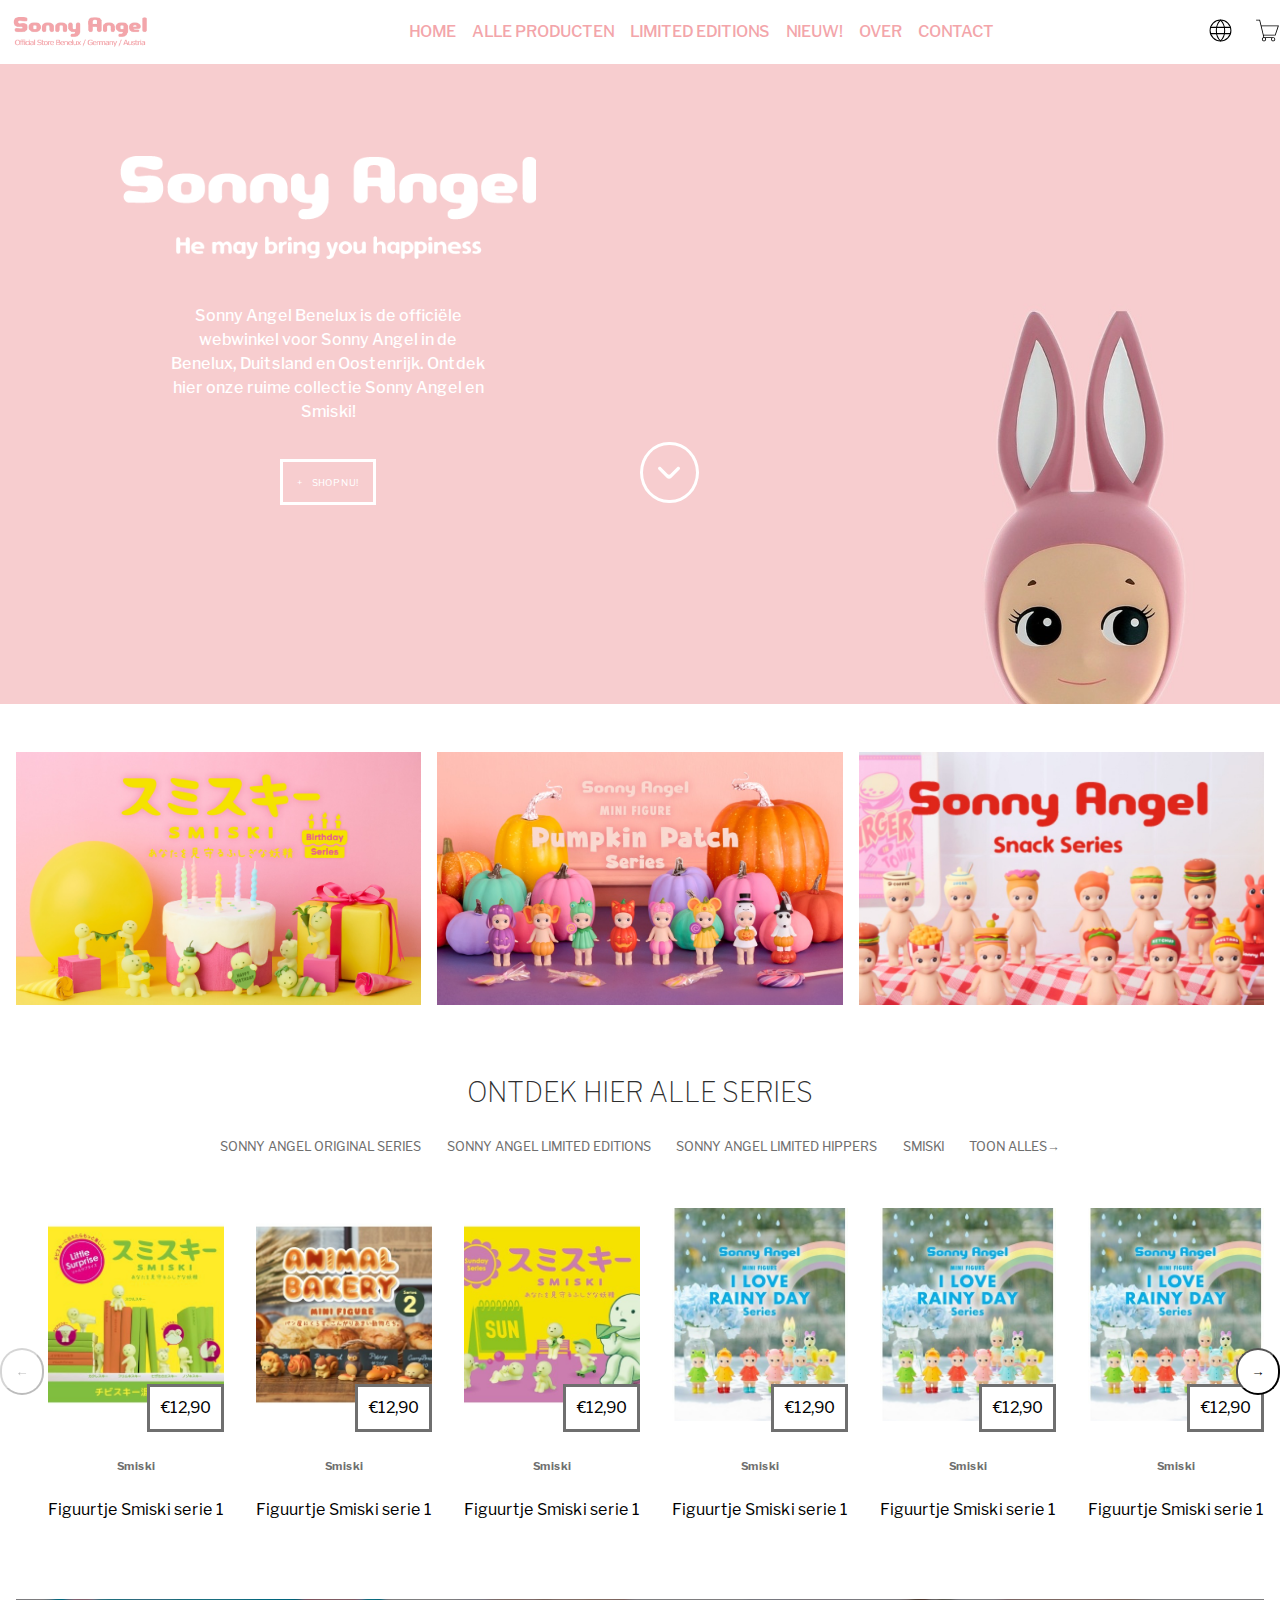
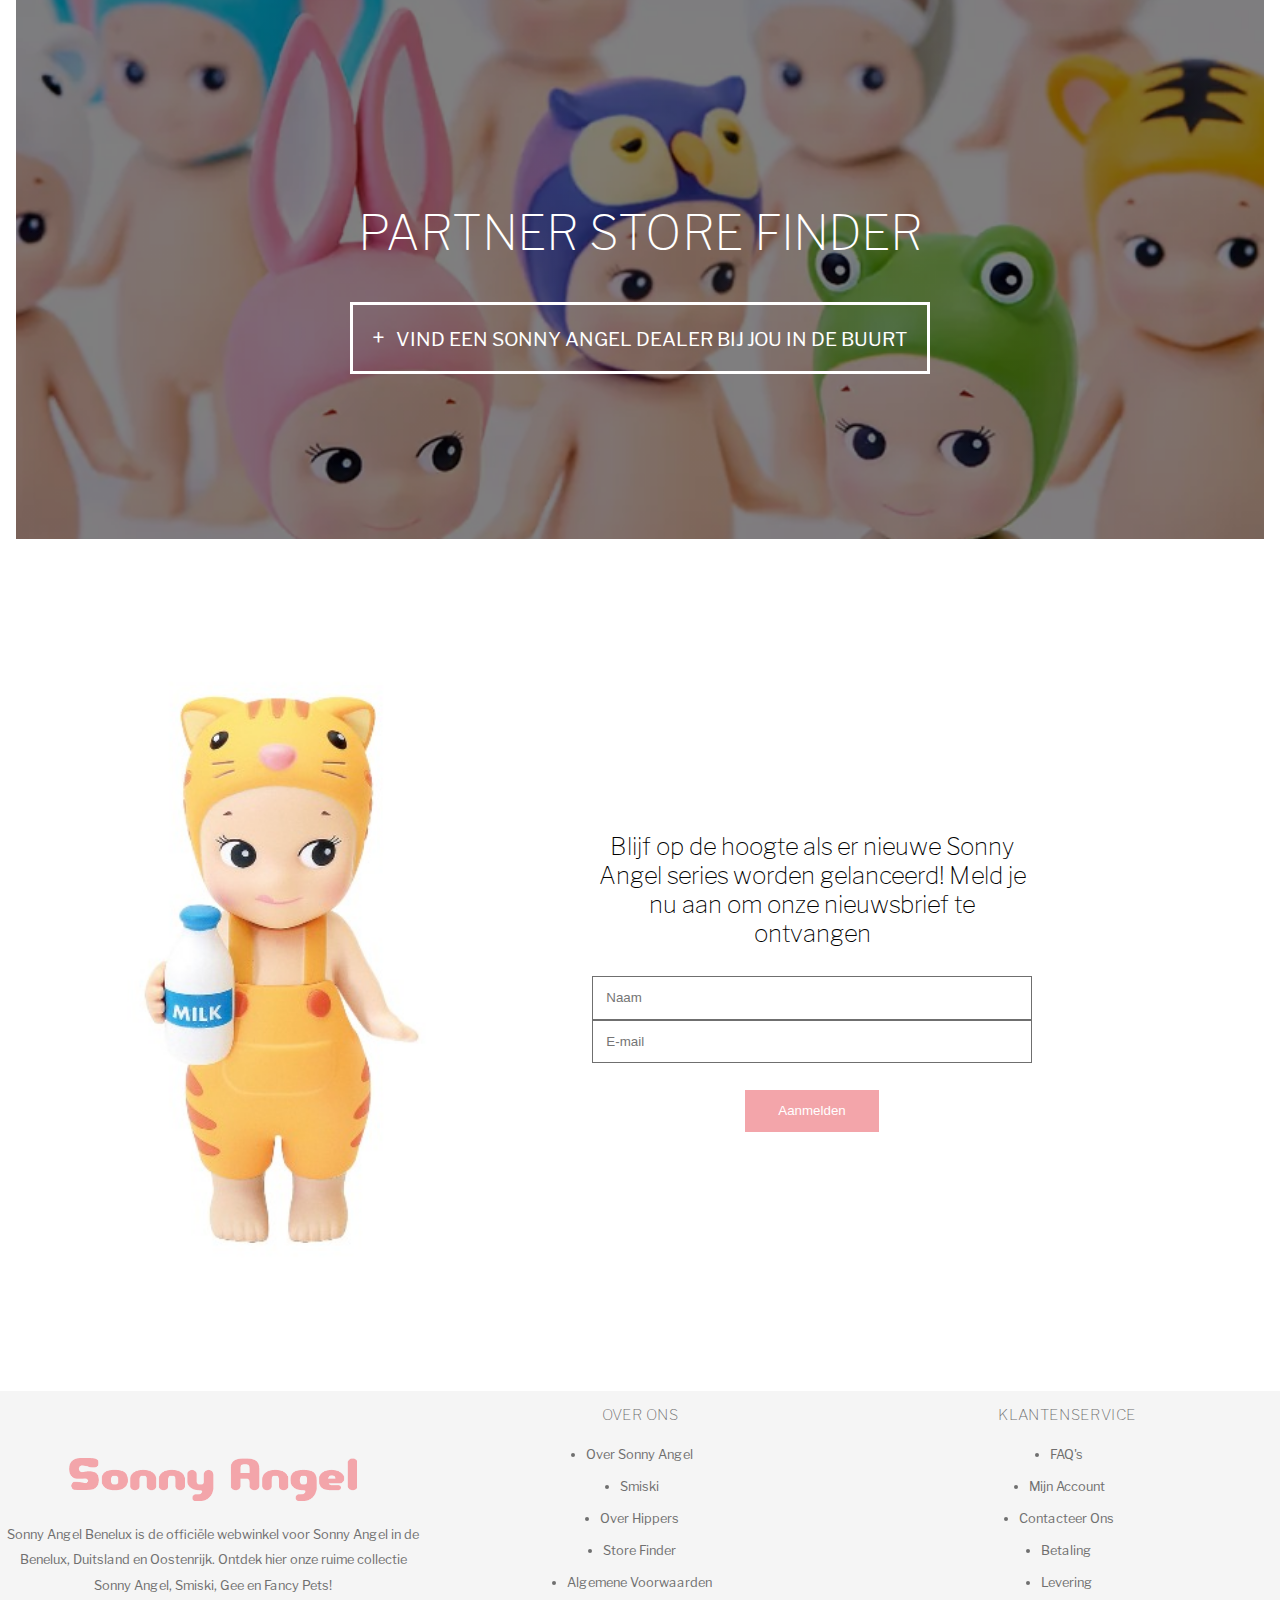
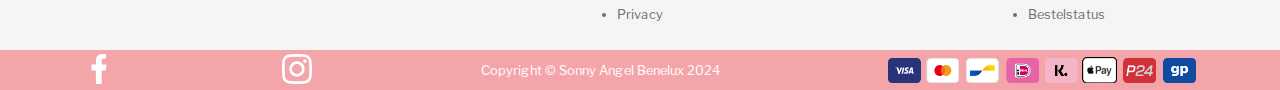
<file: index.html>
<!DOCTYPE html>
<html lang="nl">

<head>
	<meta charset="UTF-8">
	<meta name="author" content="Zhafira Nasseer">
	<meta name="viewport" content="width=device-width, initial-scale=1">

	<title>Sonny Angel Benelux</title>

	<link rel="stylesheet" href="styles/index.css">
	<link href="styles/style.css" rel="stylesheet">
	<link rel="icon" type="image/svg+xml" href="images/sonnyicon.ico">
</head>

<body>
	<header>
		<img src="images/logo.png" alt="Sonny Angel Benelux logo">

		<!-- hamburger menu van codepen opdracht -->
		<button>
			<svg width="30px" height="30px" viewBox="0 0 24 24" fill="none" xmlns="http://www.w3.org/2000/svg">
				<path fill-rule="evenodd" clip-rule="evenodd" d="M19.5 8.25H4.5V6.75H19.5V8.25Z" fill="#080341"/>
				<path fill-rule="evenodd" clip-rule="evenodd" d="M19.5 12.75H4.5V11.25H19.5V12.75Z" fill="#080341"/>
				<path fill-rule="evenodd" clip-rule="evenodd" d="M19.5 17.25H4.5V15.75H19.5V17.25Z" fill="#080341"/>
			</svg>
		</button>

		<nav>
			<button aria-hidden="true">sonny angel benelux</button>
			<ul>
				<li><a href="index.html">Home</a></li>
				<li><a href="">Alle Producten</a></li>
				<li><a href="">Limited Editions</a></li>
				<li><a href="">Nieuw!</a></li>
				<li><a href="">Over</a></li>
				<li><a href="">Contact</a></li>
			</ul>
		</nav>

		<!-- second nav: shopping cart en language -->
		<nav>
			<ul>
				<li><button><?xml version="1.0" encoding="utf-8"?><!-- Uploaded to: SVG Repo, www.svgrepo.com, Generator: SVG Repo Mixer Tools -->
					<svg width="25px" height="25px" viewBox="0 0 24 24" role="img" xmlns="http://www.w3.org/2000/svg" aria-labelledby="languageIconTitle" stroke="#000000" stroke-width="1" stroke-linecap="square" stroke-linejoin="miter" fill="none" color="#000000"> <title id="languageIconTitle">Language</title> <circle cx="12" cy="12" r="10"/> <path stroke-linecap="round" d="M12,22 C14.6666667,19.5757576 16,16.2424242 16,12 C16,7.75757576 14.6666667,4.42424242 12,2 C9.33333333,4.42424242 8,7.75757576 8,12 C8,16.2424242 9.33333333,19.5757576 12,22 Z"/> <path stroke-linecap="round" d="M2.5 9L21.5 9M2.5 15L21.5 15"/> </svg></button></li>
				<li>
					<a href="">
						<svg width="25px" height="25px" viewBox="0 0 32 32" version="1.1" xmlns="http://www.w3.org/2000/svg" xmlns:xlink="http://www.w3.org/1999/xlink">
							<g id="icomoon-ignore"></g>
							<path d="M30.622 9.602h-22.407l-1.809-7.464h-5.027v1.066h4.188l5.198 21.443c-1.108 0.323-1.923 1.334-1.923 2.547 0 1.472 1.193 2.666 2.666 2.666s2.666-1.194 2.666-2.666c0-0.603-0.208-1.153-0.545-1.599h7.487c-0.337 0.446-0.545 0.997-0.545 1.599 0 1.472 1.193 2.666 2.665 2.666s2.666-1.194 2.666-2.666c0-1.473-1.193-2.665-2.666-2.666v0h-11.403l-0.517-2.133h14.968l4.337-12.795zM13.107 27.196c0 0.882-0.717 1.599-1.599 1.599s-1.599-0.717-1.599-1.599c0-0.882 0.717-1.599 1.599-1.599s1.599 0.718 1.599 1.599zM24.836 27.196c0 0.882-0.718 1.599-1.6 1.599s-1.599-0.717-1.599-1.599c0-0.882 0.717-1.599 1.599-1.599 0.882 0 1.6 0.718 1.6 1.599zM11.058 21.331l-2.585-10.662h20.662l-3.615 10.662h-14.462z" fill="#000000">
							</path>
						</svg>
					</a>
				</li>
			</ul>
		</nav>
	</header>

	<main>
		<!-- section 1: landing -->
		<section>
			<h1><img src="images/title_logo.png" alt="Sonny Angels: he may bring you happiness"></h1>
			<p>Sonny Angel Benelux is de officiële webwinkel voor Sonny Angel in de Benelux, Duitsland en Oostenrijk.
				Ontdek hier onze ruime collectie Sonny Angel en Smiski!</p>

			<a href="">shop nu!</a>

			<a href="#series"><?xml version="1.0" encoding="utf-8"?><!-- Uploaded to: SVG Repo, www.svgrepo.com, Generator: SVG Repo Mixer Tools -->
				<svg width="40px" height="40px" viewBox="0 0 24 24" xmlns="http://www.w3.org/2000/svg">
					<path d="M5.70711 9.71069C5.31658 10.1012 5.31658 10.7344 5.70711 11.1249L10.5993 16.0123C11.3805 16.7927 12.6463 16.7924 13.4271 16.0117L18.3174 11.1213C18.708 10.7308 18.708 10.0976 18.3174 9.70708C17.9269 9.31655 17.2937 9.31655 16.9032 9.70708L12.7176 13.8927C12.3271 14.2833 11.6939 14.2832 11.3034 13.8927L7.12132 9.71069C6.7308 9.32016 6.09763 9.32016 5.70711 9.71069Z"/>
				</svg>
			</a>
		</section>

		<!-- section 2: nieuwe producten -->
		<section>
			<h2 class="visually-hidden">Nieuwe Producten</h2>
			<img src="images/smiski_birthday.jpg" alt="Smiski Birthday Serie">
			<img src="images/pumpkinpatch.jpg" alt="Sonny Angel Pumpkin Patch Series">
			<img src="images/snackserie.jpg" alt="Sonny Angel Snack Series">
		</section>

		<!-- section 3: alle series -->
		<section id="series">
			<h2>Ontdek hier alle series</h2>
			
			<ul>
				<li><a href="">Sonny angel original series</a></li>
				<li><a href="">Sonny angel limited editions</a></li>
				<li><a href="">Sonny angel limited hippers</a></li>
				<li><a href="">Smiski</a></li>
				<li><a href="">Toon alles</a></li>
			</ul>
			
			<!-- carousel -->
			<ul>
				<li>
					<h3>Smiski</h3>
					<img src="images/smiski1_carousel.jpg" alt="Smiski">
					<p>Figuurtje Smiski serie 1</p>
					<p>€12,90</p>
				</li>

				<li>
					<h3>Smiski</h3>
					<img src="images/animalbakery_carousel.jpg" alt="Smiski">
					<p>Figuurtje Smiski serie 1</p>
					<p>€12,90</p>
				</li>

				<li>
					<h3>Smiski</h3>
					<img src="images/smiskisunday_carousel.jpg" alt="Smiski">
					<p>Figuurtje Smiski serie 1</p>
					<p>€12,90</p>
				</li>

				<li>
					<h3>Smiski</h3>
					<img src="images/rainyday_carousel.jpg" alt="Smiski">
					<p>Figuurtje Smiski serie 1</p>
					<p>€12,90</p>
				</li>

				<li>
					<h3>Smiski</h3>
					<img src="images/rainyday_carousel.jpg" alt="Smiski">
					<p>Figuurtje Smiski serie 1</p>
					<p>€12,90</p>
				</li>

				<li>
					<h3>Smiski</h3>
					<img src="images/rainyday_carousel.jpg" alt="Smiski">
					<p>Figuurtje Smiski serie 1</p>
					<p>€12,90</p>
				</li>

				<li>
					<h3>Smiski</h3>
					<img src="images/rainyday_carousel.jpg" alt="Smiski">
					<p>Figuurtje Smiski serie 1</p>
					<p>€12,90</p>
				</li>
			</ul>
		</section>

		<!-- section 4: store finder -->
		<section>
			<h2>Partner store finder</h2>
			<a href="">Vind een sonny angel dealer bij jou in de buurt</a>
		</section>

		<!-- section 5: contactformulier -->
		<section>
			<h2>Blijf op de hoogte als er nieuwe Sonny Angel series worden gelanceerd!
				Meld je nu aan om onze nieuwsbrief te ontvangen</h2>

			<form>
				<label>
					Naam
					<input type="text" placeholder="Naam">
				</label>

				<label>
					E-mail
					<input type="email" placeholder="E-mail">
				</label>

				<label>
					Aanmelden
					<input type="submit" value="Aanmelden">
				</label>
			</form>
		</section>
	</main>

	<footer>
		<section>
			<h2><img src="images/footer_logo.png" alt="Sonny Angels"></h2>
			<p>Sonny Angel Benelux is de officiële webwinkel voor Sonny Angel in de Benelux, Duitsland en Oostenrijk. Ontdek
				hier onze ruime collectie Sonny Angel, Smiski, Gee en Fancy Pets!</p>
		</section>

		<nav>
			<h3>Over ons</h3>
			<ul>
				<li><a href="">Over Sonny Angel</a></li>
				<li><a href="">Smiski</a></li>
				<li><a href="">Over Hippers</a></li>
				<li><a href="">Store Finder</a></li>
				<li><a href="">Algemene Voorwaarden</a></li>
				<li><a href="">Privacy</a></li>
			</ul>
		</nav>

		<nav>
			<h3>Klantenservice</h3>
			<ul>
				<li><a href="">FAQ's</a></li>
				<li><a href="">Mijn Account</a></li>
				<li><a href="">Contacteer Ons</a></li>
				<li><a href="">Betaling</a></li>
				<li><a href="">Levering</a></li>
				<li><a href="">Bestelstatus</a></li>
			</ul>
		</nav>

		<section>
			<a href="">
				<svg width="30px" height="30px" viewBox="-5 0 20 20" version="1.1" xmlns="http://www.w3.org/2000/svg" xmlns:xlink="http://www.w3.org/1999/xlink">
    
					<title>facebook [#176]</title>
					<desc>Created with Sketch.</desc>
					<defs></defs>
					<g id="Page-1" stroke="none" stroke-width="1" fill-rule="evenodd">
						<g id="Dribbble-Light-Preview" transform="translate(-385.000000, -7399.000000)">
							<g id="icons" transform="translate(56.000000, 160.000000)">
								<path d="M335.821282,7259 L335.821282,7250 L338.553693,7250 L339,7246 L335.821282,7246 L335.821282,7244.052 C335.821282,7243.022 335.847593,7242 337.286884,7242 L338.744689,7242 L338.744689,7239.14 C338.744689,7239.097 337.492497,7239 336.225687,7239 C333.580004,7239 331.923407,7240.657 331.923407,7243.7 L331.923407,7246 L329,7246 L329,7250 L331.923407,7250 L331.923407,7259 L335.821282,7259 Z" id="facebook-[#176]"></path>
							</g>
						</g>
					</g>
				</svg>
			</a>

			<a href="">
				<svg width="30px" height="30px" viewBox="0 0 20 20" version="1.1" xmlns="http://www.w3.org/2000/svg" xmlns:xlink="http://www.w3.org/1999/xlink">
    
					<title>instagram [#167]</title>
					<desc>Created with Sketch.</desc>
					<defs></defs>
					<g id="Page-1" stroke="none" stroke-width="1" fill-rule="evenodd">
						<g id="Dribbble-Light-Preview" transform="translate(-340.000000, -7439.000000)">
							<g id="icons" transform="translate(56.000000, 160.000000)">
								<path d="M289.869652,7279.12273 C288.241769,7279.19618 286.830805,7279.5942 285.691486,7280.72871 C284.548187,7281.86918 284.155147,7283.28558 284.081514,7284.89653 C284.035742,7285.90201 283.768077,7293.49818 284.544207,7295.49028 C285.067597,7296.83422 286.098457,7297.86749 287.454694,7298.39256 C288.087538,7298.63872 288.809936,7298.80547 289.869652,7298.85411 C298.730467,7299.25511 302.015089,7299.03674 303.400182,7295.49028 C303.645956,7294.859 303.815113,7294.1374 303.86188,7293.08031 C304.26686,7284.19677 303.796207,7282.27117 302.251908,7280.72871 C301.027016,7279.50685 299.5862,7278.67508 289.869652,7279.12273 M289.951245,7297.06748 C288.981083,7297.0238 288.454707,7296.86201 288.103459,7296.72603 C287.219865,7296.3826 286.556174,7295.72155 286.214876,7294.84312 C285.623823,7293.32944 285.819846,7286.14023 285.872583,7284.97693 C285.924325,7283.83745 286.155174,7282.79624 286.959165,7281.99226 C287.954203,7280.99968 289.239792,7280.51332 297.993144,7280.90837 C299.135448,7280.95998 300.179243,7281.19026 300.985224,7281.99226 C301.980262,7282.98483 302.473801,7284.28014 302.071806,7292.99991 C302.028024,7293.96767 301.865833,7294.49274 301.729513,7294.84312 C300.829003,7297.15085 298.757333,7297.47145 289.951245,7297.06748 M298.089663,7283.68956 C298.089663,7284.34665 298.623998,7284.88065 299.283709,7284.88065 C299.943419,7284.88065 300.47875,7284.34665 300.47875,7283.68956 C300.47875,7283.03248 299.943419,7282.49847 299.283709,7282.49847 C298.623998,7282.49847 298.089663,7283.03248 298.089663,7283.68956 M288.862673,7288.98792 C288.862673,7291.80286 291.150266,7294.08479 293.972194,7294.08479 C296.794123,7294.08479 299.081716,7291.80286 299.081716,7288.98792 C299.081716,7286.17298 296.794123,7283.89205 293.972194,7283.89205 C291.150266,7283.89205 288.862673,7286.17298 288.862673,7288.98792 M290.655732,7288.98792 C290.655732,7287.16159 292.140329,7285.67967 293.972194,7285.67967 C295.80406,7285.67967 297.288657,7287.16159 297.288657,7288.98792 C297.288657,7290.81525 295.80406,7292.29716 293.972194,7292.29716 C292.140329,7292.29716 290.655732,7290.81525 290.655732,7288.98792" id="instagram-[#167]"></path>
							</g>
						</g>
					</g>
				</svg>
			</a>

			<p>Copyright © Sonny Angel Benelux 2024</p>
			<img src="images/footer_payments.png" alt="">
		</section>
	</footer>

	<script defer src="scripts/script.js"></script>
</body>

</html>
</file>
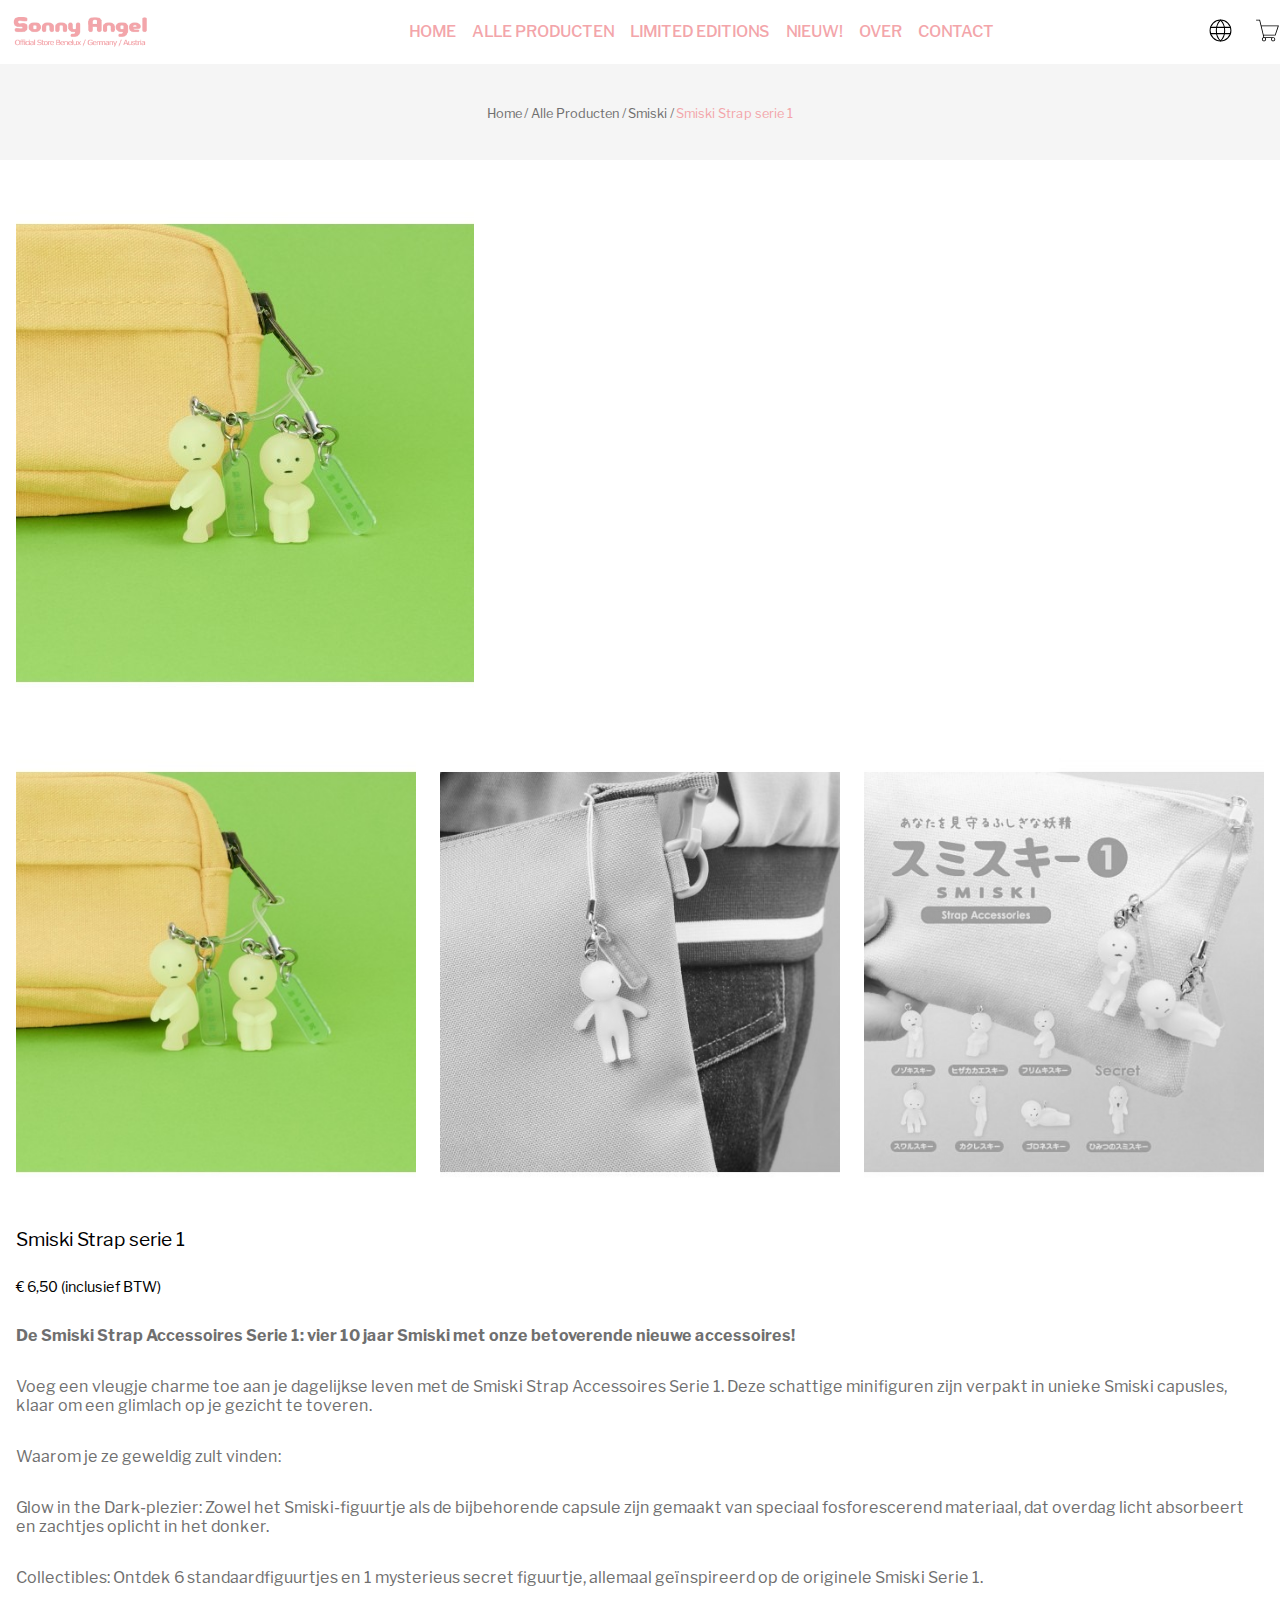
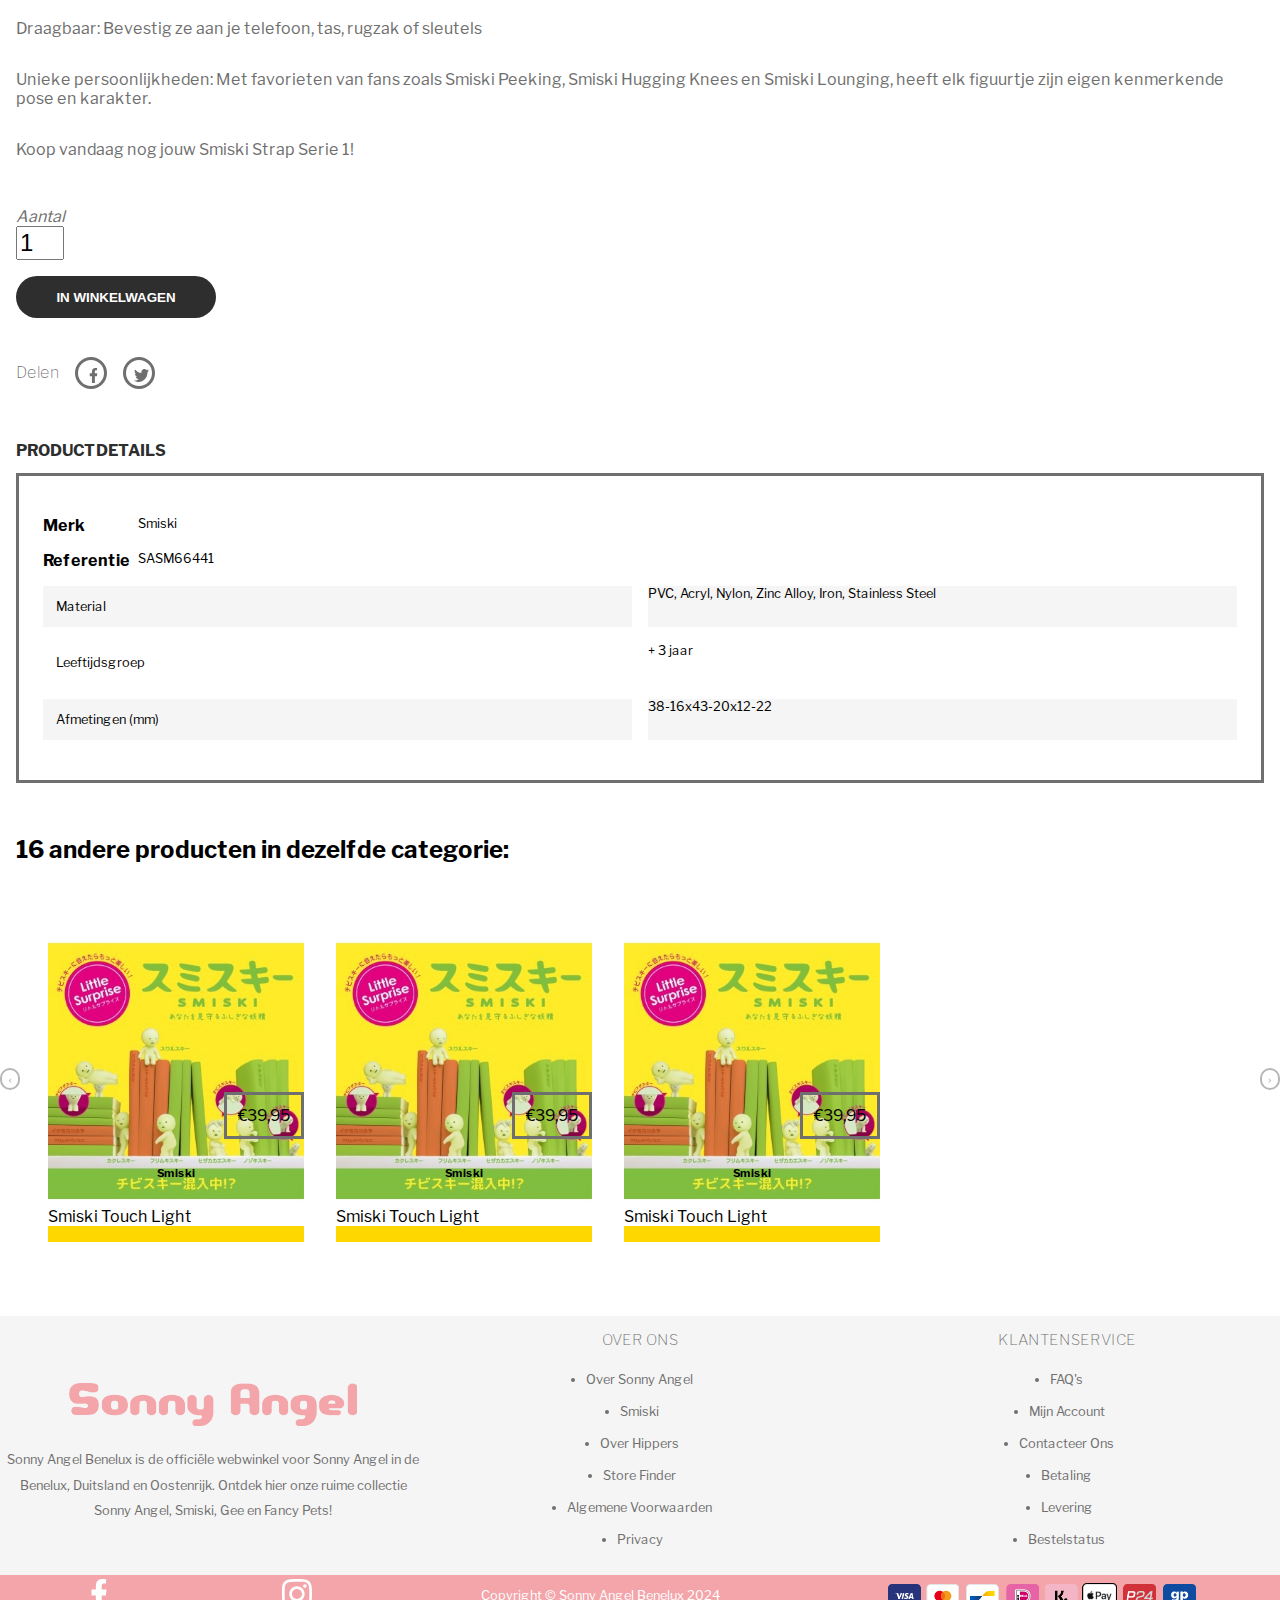
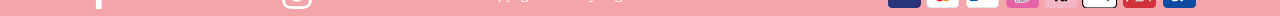
<file: detailpagina.html>
<!DOCTYPE html>
<html lang="nl">

<head>
	<meta charset="UTF-8" />
	<meta name="author" content="Zhafira Nasseer" />
	<meta name="viewport" content="width=device-width, initial-scale=1" />

	<title>Sonny Angel Benelux - Smiski</title>

	<link rel="stylesheet" href="styles/detail.css" />
	<link href="styles/style.css" rel="stylesheet" />
	<link rel="icon" type="image/svg+xml" href="images/sonnyicon.ico" />
</head>

<body>
	<header>
		<img src="images/logo.png" alt="Sonny Angel Benelux logo" />

		<!-- hamburger menu van codepen opdracht -->
		<button>
			<svg width="30px" height="30px" viewBox="0 0 24 24" fill="none" xmlns="http://www.w3.org/2000/svg">
				<path fill-rule="evenodd" clip-rule="evenodd" d="M19.5 8.25H4.5V6.75H19.5V8.25Z" fill="#080341" />
				<path fill-rule="evenodd" clip-rule="evenodd" d="M19.5 12.75H4.5V11.25H19.5V12.75Z" fill="#080341" />
				<path fill-rule="evenodd" clip-rule="evenodd" d="M19.5 17.25H4.5V15.75H19.5V17.25Z" fill="#080341" />
			</svg>
		</button>

		<nav>
			<button aria-hidden="true">sonny angel benelux</button>
			<ul>
				<li><a href="index.html">Home</a></li>
				<li><a href="">Alle Producten</a></li>
				<li><a href="">Limited Editions</a></li>
				<li><a href="">Nieuw!</a></li>
				<li><a href="">Over</a></li>
				<li><a href="">Contact</a></li>
			</ul>
		</nav>

		<!-- second nav: shopping cart en language -->
		<nav>
			<ul>
				<li>
					<button>
						<?xml version="1.0" encoding="utf-8"?><!-- Uploaded to: SVG Repo, www.svgrepo.com, Generator: SVG Repo Mixer Tools -->
						<svg width="25px" height="25px" viewBox="0 0 24 24" role="img"
							xmlns="http://www.w3.org/2000/svg" aria-labelledby="languageIconTitle" stroke="#000000"
							stroke-width="1" stroke-linecap="square" stroke-linejoin="miter" fill="none"
							color="#000000">
							<title id="languageIconTitle">Language</title>
							<circle cx="12" cy="12" r="10" />
							<path stroke-linecap="round"
								d="M12,22 C14.6666667,19.5757576 16,16.2424242 16,12 C16,7.75757576 14.6666667,4.42424242 12,2 C9.33333333,4.42424242 8,7.75757576 8,12 C8,16.2424242 9.33333333,19.5757576 12,22 Z" />
							<path stroke-linecap="round" d="M2.5 9L21.5 9M2.5 15L21.5 15" />
						</svg>
					</button>
				</li>
				<li>
					<a href="">
						<svg width="25px" height="25px" viewBox="0 0 32 32" version="1.1"
							xmlns="http://www.w3.org/2000/svg" xmlns:xlink="http://www.w3.org/1999/xlink">
							<g id="icomoon-ignore"></g>
							<path
								d="M30.622 9.602h-22.407l-1.809-7.464h-5.027v1.066h4.188l5.198 21.443c-1.108 0.323-1.923 1.334-1.923 2.547 0 1.472 1.193 2.666 2.666 2.666s2.666-1.194 2.666-2.666c0-0.603-0.208-1.153-0.545-1.599h7.487c-0.337 0.446-0.545 0.997-0.545 1.599 0 1.472 1.193 2.666 2.665 2.666s2.666-1.194 2.666-2.666c0-1.473-1.193-2.665-2.666-2.666v0h-11.403l-0.517-2.133h14.968l4.337-12.795zM13.107 27.196c0 0.882-0.717 1.599-1.599 1.599s-1.599-0.717-1.599-1.599c0-0.882 0.717-1.599 1.599-1.599s1.599 0.718 1.599 1.599zM24.836 27.196c0 0.882-0.718 1.599-1.6 1.599s-1.599-0.717-1.599-1.599c0-0.882 0.717-1.599 1.599-1.599 0.882 0 1.6 0.718 1.6 1.599zM11.058 21.331l-2.585-10.662h20.662l-3.615 10.662h-14.462z"
								fill="#000000"></path>
						</svg>
					</a>
				</li>
			</ul>
		</nav>
	</header>

	<main>
		<!-- breadcrumbs -->
		<nav>
			<ul>
				<li><a href="/index.html">Home</a></li>
				<li><a href="">Alle Producten</a></li>
				<li><a href="">Smiski</a></li>
				<li><a href="">Smiski Strap serie 1</a></li>
			</ul>
		</nav>

		<!-- section 1 -->
		<section>
			<!-- section 1-1: product description -->
			<section>
				<h1>Smiski Strap serie 1</h1>
				<p>€ 6,50 (inclusief BTW)</p>

				<p>
				De Smiski Strap Accessoires Serie 1: vier 10 jaar Smiski met onze
				betoverende nieuwe accessoires!
				</p>

				<p>
				Voeg een vleugje charme toe aan je dagelijkse leven met de Smiski
				Strap Accessoires Serie 1. Deze schattige minifiguren zijn verpakt in
				unieke Smiski capusles, klaar om een glimlach op je gezicht te
				toveren.
				</p>

				<p>Waarom je ze geweldig zult vinden:</p>
				<p>
				Glow in the Dark-plezier: Zowel het Smiski-figuurtje als de
				bijbehorende capsule zijn gemaakt van speciaal fosforescerend
				materiaal, dat overdag licht absorbeert en zachtjes oplicht in het
				donker.
				</p>
				<p>
				Collectibles: Ontdek 6 standaardfiguurtjes en 1 mysterieus secret
				figuurtje, allemaal geïnspireerd op de originele Smiski Serie 1.
				</p>
				<p>Draagbaar: Bevestig ze aan je telefoon, tas, rugzak of sleutels</p>
				<p>
				Unieke persoonlijkheden: Met favorieten van fans zoals Smiski Peeking,
				Smiski Hugging Knees en Smiski Lounging, heeft elk figuurtje zijn
				eigen kenmerkende pose en karakter.
				</p>

				<p>Koop vandaag nog jouw Smiski Strap Serie 1!</p>
			</section>

			<!-- section 1-2: productviewer -->
			<!-- code van codepen opdracht -->
			<section>
				<h2 class="visually-hidden">productviewer</h2>
				<ul>
					<li id="smiski1"><img src="images/smiski-productviewer-1.jpg" alt=""></li>
					<li id="smiski2"><img src="images/smiski-productviewer-2.jpg" alt=""></li>
					<li id="smiski3"><img src="images/smiski-productviewer-3.jpg" alt=""></li>
				</ul>

				<nav>
					<a href="#smiski1"><img src="images/smiski-productviewer-1.jpg" alt=""></a>
					<a href="#smiski2"><img src="images/smiski-productviewer-2.jpg" alt=""></a>
					<a href="#smiski3"><img src="images/smiski-productviewer-3.jpg" alt=""></a>
				</nav>
			</section>
		</section>

		<!-- section 2: form aantal en cart-->
		<section>
			<h2 class="visually-hidden">Aantal producten en toevoegen aan winkelwagen</h2>
			<form>
				<label>
					Aantal
					<input type="number" min="1" value="1"/>
				</label>

				<button type="submit">In winkelwagen</button>
			</form>
		</section>

		<!-- section 3: delen button -->
		<section>
			<h2>Delen</h2>
			<ul>
				<li>
					<a href="">
					<svg width="15px" height="15px" viewBox="-5 0 20 20" version="1.1" xmlns="http://www.w3.org/2000/svg" xmlns:xlink="http://www.w3.org/1999/xlink">
    
						<title>facebook [#176]</title>
						<desc>Created with Sketch.</desc>
						<defs></defs>
						<g id="Page-1" stroke="none" stroke-width="1" fill-rule="evenodd">
							<g id="Dribbble-Light-Preview" transform="translate(-385.000000, -7399.000000)">
								<g id="icons" transform="translate(56.000000, 160.000000)">
									<path d="M335.821282,7259 L335.821282,7250 L338.553693,7250 L339,7246 L335.821282,7246 L335.821282,7244.052 C335.821282,7243.022 335.847593,7242 337.286884,7242 L338.744689,7242 L338.744689,7239.14 C338.744689,7239.097 337.492497,7239 336.225687,7239 C333.580004,7239 331.923407,7240.657 331.923407,7243.7 L331.923407,7246 L329,7246 L329,7250 L331.923407,7250 L331.923407,7259 L335.821282,7259 Z" id="facebook-[#176]"></path>
								</g>
							</g>
						</g>
					</svg>	
					</a>
				</li>

				<li>
					<a href="">
						<svg fill="#000000" width="15px" height="15px" viewBox="0 0 1920 1920" xmlns="http://www.w3.org/2000/svg">
							<path d="M1920 311.856c-70.701 33.769-146.598 56.47-226.221 66.86 81.317-52.517 143.774-135.529 173.252-234.691-76.236 48.678-160.716 84.028-250.391 103.002-71.718-82.56-174.268-134.06-287.435-134.06-217.75 0-394.165 189.966-394.165 424.206 0 33.318 3.614 65.619 10.165 96.678C617.9 616.119 327.304 447.385 133.045 190.67c-33.77 62.57-53.309 135.53-53.309 213.233 0 147.162 91.031 276.818 196.744 353.054-64.602-2.26-157.101-21.46-157.101-53.309v5.648c0 205.327 114.41 376.658 294.55 415.849-32.978 9.487-78.38 14.795-114.409 14.795-25.412 0-55.454-2.71-79.624-7.793 50.26 168.509 193.13 291.163 365.478 294.777-134.852 113.506-306.07 181.383-490.616 181.383-31.85 0-64.038-2.033-94.758-5.873 174.494 120.17 381.176 190.532 603.67 190.532 724.97 0 1121.055-646.136 1121.055-1206.55 0-18.41-.452-36.932-1.356-55.116 77.026-59.746 143.887-134.4 196.631-219.444" fill-rule="evenodd"/>
						</svg>
					</a>
				</li>
			</ul>
		</section>
		

		<!-- section 4: productdetails -->
		<section>
			<h2>Productdetails</h2>

			<div>
				<dl>
					<dt>Merk</dt>
					<dd>Smiski</dd>

					<dt>Referentie</dt>
					<dd>SASM66441</dd>
				</dl>

				<dl>
					<dt>Material</dt>
					<dd>PVC, Acryl, Nylon, Zinc Alloy, Iron, Stainless Steel</dd>
	
					<dt>Leeftijdsgroep</dt>
					<dd>+ 3 jaar</dd>
	
					<dt>Afmetingen (mm)</dt>
					<dd>38-16x43-20x12-22</dd>
				</dl>	
			</div>
		</section>

		<!-- section 5: carousel -->
		<section>
			<h2>16 andere producten in dezelfde categorie:</h2>

			<ul>
				<li>
					<h3>Smiski</h3>
					<img src="images/smiski1_carousel.jpg" alt="">
					<button>cart</button>
					<button>zoek</button>
					<button>link</button>
					<p>Smiski Touch Light</p>
					<p>€39,95</p>
				</li>

				<li>
					<h3>Smiski</h3>
					<img src="images/smiski1_carousel.jpg" alt="">
					<button>cart</button>
					<button>zoek</button>
					<button>link</button>
					<p>Smiski Touch Light</p>
					<p>€39,95</p>
				</li>

				<li>
					<h3>Smiski</h3>
					<img src="images/smiski1_carousel.jpg" alt="">
					<button>cart</button>
					<button>zoek</button>
					<button>link</button>
					<p>Smiski Touch Light</p>
					<p>€39,95</p>
				</li>
			</ul>
		</section>
	</main>

	<footer>
		<section>
			<h2><img src="images/footer_logo.png" alt="Sonny Angels"></h2>
			<p>Sonny Angel Benelux is de officiële webwinkel voor Sonny Angel in de Benelux, Duitsland en Oostenrijk. Ontdek
				hier onze ruime collectie Sonny Angel, Smiski, Gee en Fancy Pets!</p>
		</section>

		<nav>
			<h3>Over ons</h3>
			<ul>
				<li><a href="">Over Sonny Angel</a></li>
				<li><a href="">Smiski</a></li>
				<li><a href="">Over Hippers</a></li>
				<li><a href="">Store Finder</a></li>
				<li><a href="">Algemene Voorwaarden</a></li>
				<li><a href="">Privacy</a></li>
			</ul>
		</nav>

		<nav>
			<h3>Klantenservice</h3>
			<ul>
				<li><a href="">FAQ's</a></li>
				<li><a href="">Mijn Account</a></li>
				<li><a href="">Contacteer Ons</a></li>
				<li><a href="">Betaling</a></li>
				<li><a href="">Levering</a></li>
				<li><a href="">Bestelstatus</a></li>
			</ul>
		</nav>

		<section>
			<a href="">
				<svg width="30px" height="30px" viewBox="-5 0 20 20" version="1.1" xmlns="http://www.w3.org/2000/svg" xmlns:xlink="http://www.w3.org/1999/xlink">
    
					<title>facebook [#176]</title>
					<desc>Created with Sketch.</desc>
					<defs></defs>
					<g id="Page-1" stroke="none" stroke-width="1" fill-rule="evenodd">
						<g id="Dribbble-Light-Preview" transform="translate(-385.000000, -7399.000000)">
							<g id="icons" transform="translate(56.000000, 160.000000)">
								<path d="M335.821282,7259 L335.821282,7250 L338.553693,7250 L339,7246 L335.821282,7246 L335.821282,7244.052 C335.821282,7243.022 335.847593,7242 337.286884,7242 L338.744689,7242 L338.744689,7239.14 C338.744689,7239.097 337.492497,7239 336.225687,7239 C333.580004,7239 331.923407,7240.657 331.923407,7243.7 L331.923407,7246 L329,7246 L329,7250 L331.923407,7250 L331.923407,7259 L335.821282,7259 Z" id="facebook-[#176]"></path>
							</g>
						</g>
					</g>
				</svg>
			</a>

			<a href="">
				<svg width="30px" height="30px" viewBox="0 0 20 20" version="1.1" xmlns="http://www.w3.org/2000/svg" xmlns:xlink="http://www.w3.org/1999/xlink">
    
					<title>instagram [#167]</title>
					<desc>Created with Sketch.</desc>
					<defs></defs>
					<g id="Page-1" stroke="none" stroke-width="1" fill-rule="evenodd">
						<g id="Dribbble-Light-Preview" transform="translate(-340.000000, -7439.000000)">
							<g id="icons" transform="translate(56.000000, 160.000000)">
								<path d="M289.869652,7279.12273 C288.241769,7279.19618 286.830805,7279.5942 285.691486,7280.72871 C284.548187,7281.86918 284.155147,7283.28558 284.081514,7284.89653 C284.035742,7285.90201 283.768077,7293.49818 284.544207,7295.49028 C285.067597,7296.83422 286.098457,7297.86749 287.454694,7298.39256 C288.087538,7298.63872 288.809936,7298.80547 289.869652,7298.85411 C298.730467,7299.25511 302.015089,7299.03674 303.400182,7295.49028 C303.645956,7294.859 303.815113,7294.1374 303.86188,7293.08031 C304.26686,7284.19677 303.796207,7282.27117 302.251908,7280.72871 C301.027016,7279.50685 299.5862,7278.67508 289.869652,7279.12273 M289.951245,7297.06748 C288.981083,7297.0238 288.454707,7296.86201 288.103459,7296.72603 C287.219865,7296.3826 286.556174,7295.72155 286.214876,7294.84312 C285.623823,7293.32944 285.819846,7286.14023 285.872583,7284.97693 C285.924325,7283.83745 286.155174,7282.79624 286.959165,7281.99226 C287.954203,7280.99968 289.239792,7280.51332 297.993144,7280.90837 C299.135448,7280.95998 300.179243,7281.19026 300.985224,7281.99226 C301.980262,7282.98483 302.473801,7284.28014 302.071806,7292.99991 C302.028024,7293.96767 301.865833,7294.49274 301.729513,7294.84312 C300.829003,7297.15085 298.757333,7297.47145 289.951245,7297.06748 M298.089663,7283.68956 C298.089663,7284.34665 298.623998,7284.88065 299.283709,7284.88065 C299.943419,7284.88065 300.47875,7284.34665 300.47875,7283.68956 C300.47875,7283.03248 299.943419,7282.49847 299.283709,7282.49847 C298.623998,7282.49847 298.089663,7283.03248 298.089663,7283.68956 M288.862673,7288.98792 C288.862673,7291.80286 291.150266,7294.08479 293.972194,7294.08479 C296.794123,7294.08479 299.081716,7291.80286 299.081716,7288.98792 C299.081716,7286.17298 296.794123,7283.89205 293.972194,7283.89205 C291.150266,7283.89205 288.862673,7286.17298 288.862673,7288.98792 M290.655732,7288.98792 C290.655732,7287.16159 292.140329,7285.67967 293.972194,7285.67967 C295.80406,7285.67967 297.288657,7287.16159 297.288657,7288.98792 C297.288657,7290.81525 295.80406,7292.29716 293.972194,7292.29716 C292.140329,7292.29716 290.655732,7290.81525 290.655732,7288.98792" id="instagram-[#167]"></path>
							</g>
						</g>
					</g>
				</svg>
			</a>

			<p>Copyright © Sonny Angel Benelux 2024</p>
			<img src="images/footer_payments.png" alt="">
		</section>
	</footer>

	<script defer src="scripts/script.js"></script>
</body>

</html>
</file>
<file: styles/index.css>
/*********************/
/* CUSTOM PROPERTIES */
/*********************/

:root {
	--color-text: #6f6f6f;
	--color-header: #2e2e2e;
	--color-background: #ffffff;
	--second-color-background: white; 
	--color-accent: #f3a5aa;
	--second-color-accent: #f7cdcf;
}

h2{
	font-family: "Sonny";
	font-weight: 100;
}

p, a{
	font-family: "Sonny";
}

/* Section 1 */
main section:nth-child(1){
    background-color: var(--second-color-accent);

	display: flex;
	flex-direction: column;
	justify-content: center;
	align-items: center;
	
	color: var(--color-background);

	height: 40em;
}

main section:nth-child(1) h1 img{
	width: 9em;
	height: auto;
}

main section:nth-child(1) p{
	font-weight: 500;
	font-size: .9em;
	text-align: center;
	line-height: 1.5em;

	margin-top: 3em;
	margin-bottom: 2em;

	width: 20em;
}

main section:nth-child(1) a{
	color: var(--color-background);
	text-transform: uppercase;
	font-size: .8em;

	border: solid;
	padding: .5em;

	width: fit-content;
}

main section:nth-child(1) a:first-of-type{
	margin-bottom: 5em;

	text-decoration: none;
	font-size: 0.6em;
	padding: 1.5em;
}


main section:nth-child(1) a:first-of-type::before{
	content: '+';
	margin-right: 1em;
	font-size: 1em;
}

main section:nth-child(1) a:last-child{
	border-radius: 50%;
}

main section:nth-child(1) a:last-child svg{
	fill: white;
}


/* Section 2 */
main section:nth-child(2){
	margin: 1em 0 1em 0;
}

/* met chatgpt prompt: hoe zoom ik in met :hover op een img maar ervoor zorgt dat het plaatje niet uitsteekt */
main section:nth-child(2) img{
	width: 100%;
	height: auto;
	margin-top: 1em;

	transition: 0.3s ease;
}

main section:nth-child(2) img:hover{
	transform: scale(1.05);
}

/* Section 3 */
main section:nth-child(3) a{
	text-decoration: none;
}

main section:nth-child(3) h2{
	text-transform: uppercase;
	text-align: center;
	font-size: 1.7em;

	color: var(--color-header);
}

main section:nth-child(3) ul:first-of-type{
	list-style: none;
	padding: 0;

	justify-self: center;
	
	line-height: 2.5em;
	text-align: center;
	text-transform: uppercase;
	font-size: 0.8em;
}

main section:nth-child(3) ul:first-of-type li a{
	color: var(--color-text);
}

main section:nth-child(3) ul:first-of-type li:last-of-type a::after{
	content: '→';
	font-size: 1em;
}



/* carousel code van Sanne*/
main section:nth-child(3) ul:last-child{
	margin:0;
	padding:0;
	list-style-type:"";
	
	display:flex;
	gap:2em;
	overflow:auto;
	
	padding:2em;
	
	scroll-snap-type:x mandatory;
	
	scroll-behavior:smooth;
	
	overscroll-behavior-x:contain;

	cursor: pointer;
	
	anchor-name: --carousel;


	&::scroll-button(*) {
    position: fixed;
		
    position-anchor: --carousel;
		
    position-visibility: always;
    font-family: "Material Symbols Outlined";
  }

  &::scroll-button(right) {
     position-area: inline-end center;
		justify-self:end;
    content: '→' / 'Next';
	padding: 1em;

	/* eigen toegevoegde code */
	background-color: var(--color-background);
	border-radius: 10em;
	cursor: pointer;
  }

  &::scroll-button(left) {
    position-area: inline-start center;
		justify-self:start;
    content: '←' / 'Previous';
	padding: 1em;

	/* eigen toegevoegde code */
	background-color: var(--color-background);
	border-radius: 10em;
	cursor: pointer;
  }
}

main section:nth-child(3) ul:last-child li{
	/* flex-basis:16em; */
	aspect-ratio:1/1;
	
	flex-shrink:0;
	
	scroll-snap-align:center;
}


/* eigen code begint weer hier */
main section:nth-child(3) ul:last-child li{
	display: grid;
	grid-template-rows: 10em max-content 1fr 1fr;
}

main section:nth-child(3) ul:last-child li h3{
	text-align: center;
	font-size: 0.7em;
	color: var(--color-text);

	grid-column-start: 1;
	grid-column-end: -1;
	grid-row-start: 3;
}

main section:nth-child(3) ul:last-child li img{
	width: 11em;
	height: auto;

	grid-column-start:1;
	grid-column-end:-1;
	grid-row-start:1;
}

main section:nth-child(3) ul:last-child li p:first-of-type{
	grid-row-start: 4;
}

main section:nth-child(3) ul:last-child li p:last-of-type{
	grid-row-start: 2;
	justify-self: end;

	background-color: var(--color-background);

	width: fit-content;
	padding: 0.7em;

	border-style: solid;
	border-color: #6f6f6f;
}

/* Section 4 */
main section:nth-child(4){
	/* met chatgpt prompt: hoe zet ik een zwarte transparante overlay op een background image */
	background-image: linear-gradient(rgba(0, 0, 0, 0.5), rgba(0, 0, 0, 0.5)),
	url("../images/partnerstore.png");

	background-size: cover;
	background-repeat: no-repeat;
	background-position: center;

	height: 90vh;
	margin: 1em;
	align-content: center;
}

main section:nth-child(4) h2{
	font-size: 3em;
	text-transform: uppercase;
	text-align: center;
	color: white;
}

main section:nth-child(4) a{
	text-decoration: none;
	text-transform: uppercase;
	text-align: center;
	color: var(--color-background);

	border-style: solid;
	padding: 1em;
	display: block;
}

main section:nth-child(4) a::before{
	content: '+';
	margin-right: 0.5em;
	font-size: 1.2em;
}

/* Section 5 */
main section:nth-child(5) h2{
	text-align: center;
	font-size: 1.5em;

	padding-left: 0.5em;
	padding-right: 0.5em;
}

main section:nth-child(5) form{
	display: flex;
	flex-direction: column;

	margin: 0.5em
}

main section:nth-child(5) form label{
	display: flex;
	flex-direction: column;

	font-size: 0; 
}

main section:nth-child(5) form label input[type="text"], input[type="email"]{
	padding: 1em;
	
	border-style: solid;
	border-color: var(--color-text);
	border-width: 0.1em;
}


main section:nth-child(5) form label input[type="submit"]{
	background-color: var(--color-accent);
	padding: 1em 2.5em 1em 2.5em;
	margin-top: 2em;
	width: max-content;

	border: none;
	color: var(--color-background);
	align-self: center;

	cursor: pointer;
}


/* tablet view */
@media (min-width:38em){
	main section:nth-child(1) p{
		font-size: 1em;
	}

	main section:nth-child(4) a{
		font-size: 1.2em;
	}
}

/* desktop view */
@media (min-width:57em){

	/* ChatGPT prompt: in my css i have a background color for my bg but i want to change it to a background image in @media (min-width:57em), but it doesnt show up */
	main section:nth-child(1){
		background-image: url(/images/background-section1.jpeg);
		background-size: cover;
		background-position: right bottom;

		display: grid;
		grid-template-columns: 1fr 1fr;
		grid-template-rows: 13em max-content max-content;
		row-gap: 1em;
	}


	main section:nth-child(1) h1{
		justify-self: center;
		align-self: self-end;
	}

	main section:nth-child(1) h1 img{
		width: 13em;
	}


	main section:nth-child(1) p{
		grid-row-start: 2;
		justify-self: center;
		margin: 0;
	}

	main section:nth-child(1) a:first-of-type{
		grid-row-start: 3;
		justify-self: center;
		margin-top: 2em;	
		margin-bottom: 0;
	}

	main section:nth-child(1) a:last-of-type{
		grid-column-start: 2;
		grid-row-start: 3;
	}

	/* section 2: images */
	main section:nth-child(2){
		display: grid;
		grid-template-columns: 1fr 1fr 1fr;
		gap: 1em;
	}

	/* section 3: carousel */
	main section:nth-child(3) ul:first-of-type{
		display: flex;
		justify-content: space-between;
		gap: 2em;
	}

	/* section 4: partner store finder */
	main section:nth-child(4){
		height: 60vh;
	}

	main section:nth-child(4) a{
		justify-self: center;
	}

	/* section 5: form */
	main section:nth-child(5){
		background-image: url(/images/form-bg.jpg);
		background-size: cover;
		height: 90vh;

		display: flex;
		flex-direction: column;
		align-items: flex-end;
		justify-content: center;

		padding-right: 15em;
		padding-top: 3em;
	}

	main section:nth-child(5) h2{
		max-width: 19em;
		text-align: center;
	}

	main section:nth-child(5) form label input[type="text"], input[type="email"]{
		width: 33em;
	}	
}
</file>
<file: styles/style.css>
/**************/
/* CSS REMEDY */
/**************/
*, *::after, *::before {
  box-sizing:border-box;  
}



/* Fonts */

@font-face {
	font-family: "Sonny";
	src: url(../fonts/Sonny.woff2);
}

/*********************/
/* CUSTOM PROPERTIES */
/*********************/

:root {
	--color-dark-grey: #6f6f6f;
	--color-black: #2e2e2e;
	--color-white: white; 
	--color-dark-pink: #f3a5aa;
	--color-light-pink: #f7cdcf;
	--color-light-grey: #F5F5F5;
}

/* https://www.a11yproject.com/posts/how-to-hide-content/ */
.visually-hidden {
	clip: rect(0 0 0 0);
	clip-path: inset(50%);
	height: 1px;
	overflow: hidden;
	position: absolute;
	white-space: nowrap;
	width: 1px;
}

html{
	scroll-behavior: smooth;
	font-family: "Sonny";
}

body{
	margin: 0;
}

main section{
	padding: 1em;
}


/****************/
/* JOUW STYLING */
/****************/

header{
	display: flex;
	justify-content: space-between;
	align-items: center;
}


header img{
	width: 10em;
	height: auto;

	order: 0;
}

header button{
	background: none;
	border: none;
}

/* hamburger menu van codepen 2-buttons opdracht */
header nav:first-of-type {
	position: fixed;
	left: 0;
	top: 0;
	bottom: 0;

	translate: -100% 0%;
	transition: 0.3s;

	background-color: var(--color-white);
}

header nav:first-of-type.toonMenu{
	translate: 0% 0%;
} 

header nav:first-of-type ul{
	list-style-type: none;
}

header nav:first-of-type button{
	background-color: var(--color-black);
	padding: 0.7em;
	
	color: var(--color-white);
	text-transform: uppercase;
	font-size: 1em;
}

header nav:first-of-type button::after{
	content: '←';
	font-size: 1.5em;
	padding-left: 1em;
}

header nav:first-of-type ul li{
	line-height: 2em;
}

header nav:first-of-type ul li a{
	text-decoration: none;
	color: var(--color-black);
	font-weight: 500;
}

header nav:last-child ul{
	list-style-type: none;
	display: flex;
	align-items: center;
	gap: 1em;
	padding: 0;
	margin: 0;

	order: 1;
}

header > button{
	order: -1;
	cursor: pointer;
}

/* Header desktop view */
@media (min-width:57em){
	header > button{
		display: none;
	}

	header nav:first-of-type{
		position: static;
		translate: unset;
		padding: 0;

		background: none;
	}

	header nav:first-of-type button{
		display: none;
	}

	header nav:first-of-type ul{
		display: flex;
		gap: 1em;
	}

	header nav:first-of-type ul li a{
		flex-direction: column;
		border: none;

		color: var(--color-dark-pink);
		text-transform: uppercase;
	}

	header nav:first-of-type ul li a:last-of-type{
		flex-direction: column;
	}
}


/* footer */
footer{
	background-color: var(--color-light-grey);
	
	display: flex;
	flex-direction: column;

	font-family: "Sonny";
	font-size: 0.8em;
	color: var(--color-dark-grey);

	margin-top: 2em;
}

footer section:first-of-type{
	align-self: center;
	padding-top: 4em;
}

footer section:first-of-type h2 img{
	width: 15em;
	height: auto;
}

footer section:first-of-type p{
	text-align: center;
	line-height: 2em;
	margin-bottom: 4em;
}

footer nav h3{
	font-weight: lighter;
	text-transform: uppercase;
	text-align: center;
}

footer nav ul{
	justify-items: center;
	padding: 0;
}

footer nav ul li a{
	color: var(--color-dark-grey);
	line-height: 2.5em;

	text-decoration: none;
}

footer section:last-of-type{
	background-color: var(--color-dark-pink);
}

footer section:last-of-type a{
	align-items: center;
}

footer section:last-of-type a svg{
	fill: white;
}

footer section:last-of-type p{
	color: var(--color-white);
}

footer section:last-of-type img{
	width: 100%;
	height: auto;
}

/* desktop footer */
@media (min-width:57em){
	footer{
		display: grid;
		grid-template-columns: 1fr 1fr 1fr;
	}

	footer section h2{
		justify-self: center;
	}

	footer section:last-of-type{
		grid-column-start: 1;
		grid-column-end: -1;

		display: flex;
		justify-content: space-around;
		align-items: center;
	}

	footer section:last-of-type a{
		justify-self: flex-start;
	}

	footer section:last-of-type img{
		height: 2em;
		width: max-content;
	}
}
</file>
<file: styles/detail.css>
/*********************/
/* CUSTOM PROPERTIES */
/*********************/

:root {
	--color-dark-grey: #6f6f6f;
	--color-black: #2e2e2e;
	--color-white: white; 
	--color-dark-pink: #f3a5aa;
	--color-light-pink: #f7cdcf;
	--color-light-grey: #F5F5F5;
}


/* Breadcrumbs */
main > nav{
	height: 6em;
	padding: 0;
	align-content: center;
	background-color: var(--color-light-grey);
}

main > nav ul{
	display: flex;
	flex-direction: row;
	justify-content: center;

	list-style-type: none;
	padding: 0;
}

/* https://developer.mozilla.org/en-US/docs/Web/CSS/::after */
/* https://developer.mozilla.org/en-US/docs/Web/CSS/CSS_selectors */
/* https://developer.mozilla.org/en-US/docs/Web/CSS/:not */
main > nav ul li:not(:last-of-type)::after{
	content: "/";
	padding: 0.2em;
	font-size: 0.8em;
	color: var(--color-dark-grey);

}

main > nav ul li a{
	text-decoration: none;
	color: var(--color-dark-grey);
	font-size: 0.8em;
}

main > nav ul li:last-child a{
	color: var(--color-dark-pink);
}

/* section 1 als container */
main section:nth-of-type(1){
	display: flex;
	flex-direction: column;
}

main section:nth-of-type(1) section:nth-of-type(1){
	order: 2;
	padding: 0;
}

main section:nth-of-type(1) section:nth-of-type(2){
	order: 1;
	padding: 0;
}


/* Section 1-1: product description */
main section:nth-of-type(1) section:nth-of-type(1) h1{
	font-size: 1.2em;
	font-weight: normal;
}

main section:nth-of-type(1) section:nth-of-type(1) p:not(:first-of-type){
	color: var(--color-dark-grey);
}

/* prijs */
main section:nth-of-type(1) section:nth-of-type(1) p:first-of-type{
	font-size: 0.9em;
}

/* bold lettering */
main section:nth-of-type(1) section:nth-of-type(1) p:nth-of-type(2){
	font-weight: bold;
}

main section:nth-of-type(1) section:nth-of-type(1) > img{
	width: 91vw;
	height: auto;
}

main section:nth-of-type(1) section:nth-of-type(1) ul{
	list-style-type: none;
	padding: 0;
}

main section:nth-of-type(1) section:nth-of-type(1) ul li a img{
	width: 8em;
	height: auto;
}



/* section 1-2: productviewer code van codepen */
main section:nth-of-type(1) section:nth-of-type(2) ul{
	display: flex;
	overflow: hidden;
	scroll-snap-type: x mandatory;
	scroll-behavior: smooth;

	margin: 0;
	padding: 0;
	list-style-type: none;
}

main section:nth-of-type(1) section:nth-of-type(2) li{
	flex-basis: 100%;
	flex-shrink: 0;
	scroll-snap-align: center;
}

main section:nth-of-type(1) section:nth-of-type(2) nav{
	display: flex;
	gap: min(2vw, 1.5em);
	scroll-target-group: auto;
}

main section:nth-of-type(1) section:nth-of-type(2) a{
	filter: grayscale(1);
	transition: 1;
}

main section:nth-of-type(1) section:nth-of-type(2) a:target-current{
	filter: grayscale(0);
	cursor: default;
}

main section:nth-of-type(1) section:nth-of-type(2) img{
	max-width: 100%;
	display: block;
}

/* section 2: form aantal en winkelwagen */
section:nth-of-type(2) form{
	display: flex;
	flex-direction: column;
	gap: 1em;
	margin: 0;
}

section:nth-of-type(2) form label{
	display: flex;
	flex-direction: column;
	font-style: italic;
	color: var(--color-dark-grey);
}

section:nth-of-type(2) form input{
	width: 5em;
	font-size: 1.5em;
	width: 2em;
}

section:nth-of-type(2) form button{
	background-color: var(--color-black);
	color: var(--color-white);
	padding: 1em;
	border: none;
	border-radius: 100em;

	text-transform: uppercase;
	font-weight: bold;
	width: 15em;
}

/* section 3: delen */
section:nth-of-type(3){
	display: flex;
	color: var(--color-dark-grey);
}

section:nth-of-type(3) h2{
	font-size: 1em;
	margin-right: 1em;
	font-weight: lighter;
}

section:nth-of-type(3) ul{
	list-style-type: none;
	margin: 0;
	padding: 0;

	display: flex;
	gap: 1em;
}

section:nth-of-type(3) ul li a svg{
	fill: var(--color-dark-grey);
}

/* chatgpt prompt: how can i make a round circle with border-radius */
section:nth-of-type(3) ul li{
	align-self: center;
	border-style: solid;
	width: 2em;
	height: 2em;
	padding: 0.5em;
	border-radius: 50%;
}

/* section 4: productdetails */
section:nth-of-type(4) h2{
	font-size: 1em;
	text-transform: uppercase;
	color: var(--color-black);
}

section:nth-of-type(4) div{
	border-style: solid;
	border-color: var(--color-dark-grey);

	padding: 1.5em;
}

/* merk & referentie */
section:nth-of-type(4) div dl:nth-of-type(1){
	display: grid;
	grid-template-columns: max-content max-content;
	row-gap: 1em;
	column-gap: 0.5em;
}

section:nth-of-type(4) div dl:nth-of-type(1) dt{
	font-weight: bold;
}

section:nth-of-type(4) div dl:nth-of-type(1) dd{
	margin: 0;
}

/* material, leeftijdsgroep & afmetingen */
section:nth-of-type(4) div dl:nth-of-type(2){
	display: grid;
	grid-template-columns: 1fr 1fr;
	gap: 1em;
}

section:nth-of-type(4) div dl:nth-of-type(2) dt{
	padding: 1em;
}

section:nth-of-type(4) div dl:nth-of-type(2) dd{
	margin: 0;
}

section:nth-of-type(4) div dl:nth-of-type(2) dt, dd{
	font-size: 0.8em;
}

section:nth-of-type(4) div dl:nth-of-type(2) dt:first-of-type, dl:nth-of-type(2) dt:last-of-type, dl:nth-of-type(2) dd:first-of-type, dl:nth-of-type(2) dd:last-of-type{
	background-color: var(--color-light-grey);
}



/* section 5: carousel (code van sanne) */
main section:nth-of-type(5) ul{
	margin:0;
	padding:0;
	list-style-type:"";
	
	display:flex;
	gap:2em;
	overflow:auto;
	
	padding:2em;
	
	scroll-snap-type:x mandatory;
	
	scroll-behavior:smooth;
	
	overscroll-behavior-x:contain;
	
	anchor-name: --carousel;


	&::scroll-button(*) {
    position: fixed;
		
    position-anchor: --carousel;
		
    position-visibility: always;
    font-family: "Material Symbols Outlined";
  }

  &::scroll-button(right) {
     position-area: inline-end center;
		justify-self:end;
    content: '›' / 'Next';

	/* eigen toegevoegde code */
	background-color: var(--color-background);
	border-radius: 10em;
	border-color: var(--color-accent);
	border-style: solid;
  }

  &::scroll-button(left) {
    position-area: inline-start center;
		justify-self:start;
    content: '‹' / 'Previous';

	/* eigen toegevoegde code */
	background-color: var(--color-background);
	border-radius: 10em;
	border-color: var(--color-accent);
	border-style: solid;
  }
}

/* button code van sanne */
main section:nth-of-type(5) ul li{
	/* flex-basis:16em; */
	aspect-ratio:1/1;
	flex-shrink:0;
	scroll-snap-align:center;

	position:relative;
	
	background-color:gold;
	
	width:16em;
	
	
	/* display:flex; */
	flex-direction:column;
	
	overflow:clip;
}

main section:nth-of-type(5) ul li{
	display: grid;
	grid-template-rows: 10em max-content 1fr 1fr;
}

main section:nth-of-type(5) ul li h3{
	text-align: center;
	font-size: 0.7em;
	color: var(--color-text);

	grid-column-start: 1;
	grid-column-end: -1;
	grid-row-start: 3;
}

main section:nth-of-type(5) ul li img{
	grid-column-start:1;
	grid-column-end:-1;
	grid-row-start:1;
}

main section:nth-of-type(5) ul li p:first-of-type{
	grid-row-start: 5;
	/* background-color: purple; */
}

main section:nth-of-type(5) ul li p:last-of-type{
	grid-row-start: 2;
	justify-self: end;

	background-color: var(--color-background);

	width: fit-content;
	padding: 0.7em;

	border-style: solid;
	border-color: #6f6f6f;
}


main section:nth-of-type(5) ul li img{
	display:block;
	width:100%;
	
	order:-1;
}

main section:nth-of-type(5) ul li button{
	display:block;
	width:3em;
	height:3em;
	margin:0;
	padding:0;
	border-radius:50%;
	border:none;
	
	position:absolute;
	
	translate:4em;
	transition:.5s;
}

main section:nth-of-type(5) ul li button:nth-of-type(1){
	top:.5em;
	right:.5em;
}

main section:nth-of-type(5) ul li button:nth-of-type(2){
	top:4em;
	right:.5em;
	
	transition-delay:.2s;
}

main section:nth-of-type(5) ul li button:nth-of-type(3){
	top:7.5em;
	right:.5em;
	
	transition-delay:.4s;
}

main section:nth-of-type(5) ul li:hover button, li:focus-within button{
	translate:0;
}
</file>
